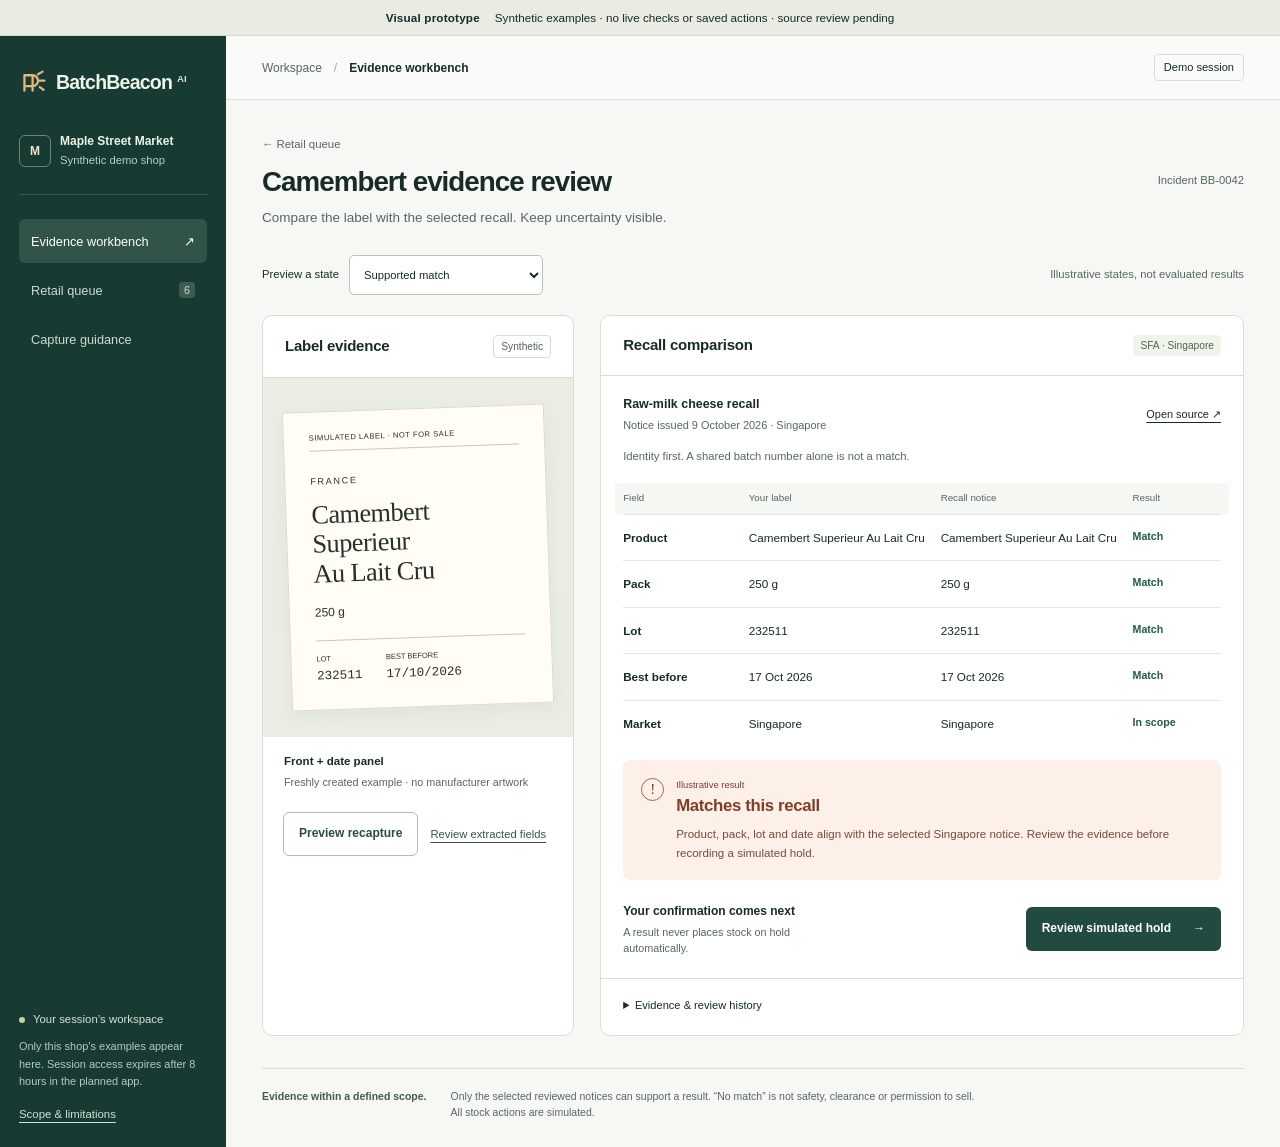
<file: prototypes/index.html>
<!doctype html>
<html lang="en">
<head><meta charset="utf-8"><meta name="viewport" content="width=device-width,initial-scale=1"><title>BatchBeacon AI · Visual treatment</title><link rel="stylesheet" href="style.css"><script src="prototype.js" defer></script></head>
<body>
<a class="skip" href="#main">Skip to main content</a>
<div class="prototype-note"><strong>Visual prototype</strong><span>Synthetic examples · no live checks or saved actions · source review pending</span></div>
<div class="app-shell">
  <aside class="sidebar">
    <a class="brand" href="#workbench" aria-label="BatchBeacon AI workbench"><svg viewBox="0 0 32 32" aria-hidden="true"><path d="M6 25V8h9a6 6 0 0 1 0 12H6m9-12v17m6-18 5-3m-3 10h5m-5 7 4 3"/></svg><span>BatchBeacon<span class="brand-ai">AI</span></span></a>
    <div class="shop"><span class="shop-symbol">M</span><span><strong>Maple Street Market</strong><small>Synthetic demo shop</small></span></div>
    <nav aria-label="Workspace"><a href="#workbench" class="selected" data-view="workbench"><span>Evidence workbench</span><span aria-hidden="true">↗</span></a><a href="#retail" data-view="retail"><span>Retail queue</span><span class="nav-count">6</span></a><a href="#guidance" data-view="guidance">Capture guidance</a></nav>
    <div class="sidebar-bottom"><span class="small-dot"></span> Your session’s workspace<p>Only this shop’s examples appear here. Session access expires after 8 hours in the planned app.</p><a href="#limits">Scope &amp; limitations</a></div>
  </aside>
  <div class="workspace">
    <header class="topbar"><div><span class="muted">Workspace</span><span class="separator">/</span><strong id="page-name">Evidence workbench</strong></div><span class="session-tag">Demo session</span></header>
    <main id="main" tabindex="-1">
      <section id="workbench" class="view" aria-labelledby="workbench-title">
        <div class="page-heading"><div><a class="back-link" href="#retail">← Retail queue</a><h1 id="workbench-title" tabindex="-1">Camembert evidence review</h1><p>Compare the label with the selected recall. Keep uncertainty visible.</p></div><span class="record-id" id="incident-id">Incident BB-0042</span></div>
        <div class="preview-toolbar"><label for="scenario">Preview a state</label><select id="scenario"><option value="match">Supported match</option><option value="missing">Missing date panel</option><option value="stale">Source changed</option><option value="negative">Different product, same lot</option><option value="failure">Check unavailable</option></select><span>Illustrative states, not evaluated results</span></div>
        <div id="state-banner" class="notice" role="status" hidden></div>
        <div class="workbench-grid">
          <section class="evidence-panel" aria-labelledby="evidence-title">
            <div class="section-head"><h2 id="evidence-title">Label evidence</h2><span class="tag">Synthetic</span></div>
            <div class="label-stage"><div class="label-paper"><span class="label-demo">SIMULATED LABEL · NOT FOR SALE</span><span class="label-origin" id="label-origin">FRANCE</span><strong id="label-name">Camembert<br>Superieur<br>Au Lait Cru</strong><span class="label-size" id="label-size">250 g</span><div class="label-rule"></div><div class="label-data"><span><span id="label-code-type">LOT</span> <b id="label-code">232511</b></span><span>BEST BEFORE <b id="label-date">17/10/2026</b></span></div></div></div>
            <div class="evidence-caption"><strong>Front + date panel</strong><span>Freshly created example · no manufacturer artwork</span></div>
            <div class="capture-actions"><button id="capture" class="button secondary" aria-expanded="false" aria-controls="capture-panel">Preview recapture</button><button id="correction" class="text-button" aria-expanded="false" aria-controls="correction-panel">Review extracted fields</button></div>
            <div id="capture-panel" class="inline-panel" hidden><h3>Photograph the date panel</h3><p id="capture-instruction">Photograph the complete best-before date marking.</p><span id="capture-policy" class="tag">Guidance v1 · preview</span><label>Preview image selection<input id="capture-file" type="file" accept="image/png,image/jpeg" capture="environment"></label><p class="muted">Local selection preview only; this prototype uploads nothing. Planned limit: two recaptures per incident.</p></div>
            <div id="correction-panel" class="inline-panel" hidden><label>Product name<input value="Camembert Superieur Au Lait Cru"></label><label>Lot / batch<input value="232511"></label><p>Corrections will preserve the original extraction and trigger a new verification in the working app.</p></div>
          </section>
          <section class="comparison-panel" aria-labelledby="comparison-title">
            <div class="section-head"><h2 id="comparison-title">Recall comparison</h2><span class="source-pill" id="source-pill">SFA · Singapore</span></div>
            <div class="source-summary"><div><strong id="source-title">Raw-milk cheese recall</strong><p id="source-date">Notice issued 9 October 2026 · Singapore</p></div><a id="source-link" href="https://www.sfa.gov.sg/news-publications/newsroom/recall-of-raw-milk-cheese-products-due-to-potential-presence-of-shiga-toxin-producing-escherichia-coli" target="_blank" rel="noreferrer">Open source ↗</a></div>
            <p class="comparison-intro">Identity first. A shared batch number alone is not a match.</p>
            <div class="comparison-table" role="table" aria-label="Label and source evidence comparison">
              <div class="comparison-row table-heading" role="row"><span role="columnheader">Field</span><span role="columnheader">Your label</span><span role="columnheader">Recall notice</span><span role="columnheader">Result</span></div>
              <div class="comparison-row" role="row"><strong role="rowheader">Product</strong><span role="cell" id="observed-product">Camembert Superieur Au Lait Cru</span><span role="cell" id="source-product">Camembert Superieur Au Lait Cru</span><span role="cell" class="result-text match" id="identity-result">Match</span></div>
              <div class="comparison-row" role="row"><strong role="rowheader">Pack</strong><span role="cell" id="observed-pack">250 g</span><span role="cell" id="source-pack">250 g</span><span role="cell" class="result-text match">Match</span></div>
              <div class="comparison-row" role="row"><strong role="rowheader" id="code-type">Lot</strong><span role="cell" class="data-value" id="observed-code">232511</span><span role="cell" class="data-value" id="source-code">232511</span><span role="cell" class="result-text match" id="lot-result">Match</span></div>
              <div class="comparison-row" role="row"><strong role="rowheader">Best before</strong><span role="cell" class="data-value" id="observed-date">17 Oct 2026</span><span role="cell" class="data-value" id="source-date-rule">17 Oct 2026</span><span role="cell" class="result-text match" id="date-result">Match</span></div>
              <div class="comparison-row" role="row"><strong role="rowheader">Market</strong><span role="cell" id="observed-market">Singapore</span><span role="cell" id="source-market">Singapore</span><span role="cell" class="result-text match" id="scope-result">In scope</span></div>
            </div>
            <div class="verdict" id="verdict"><span class="verdict-symbol" aria-hidden="true">!</span><div><span class="verdict-label">Illustrative result</span><h2 id="verdict-title">Matches this recall</h2><p id="verdict-copy">Product, pack, lot and date align with the selected Singapore notice. Review the evidence before recording a simulated hold.</p></div></div>
            <div class="decision"><div><h3 id="decision-title">Your confirmation comes next</h3><p id="decision-copy">A result never places stock on hold automatically.</p></div><button class="button primary" id="confirm-open">Review simulated hold <span aria-hidden="true">→</span></button></div>
            <details class="technical"><summary>Evidence &amp; review history</summary><p>Source and observation versions will be bound to each result. Any correction or source change makes the old result historical and requires renewed review. This prototype has no live version ledger.</p></details>
          </section>
        </div>
      </section>
      <section id="retail" class="view" hidden aria-labelledby="retail-title">
        <div class="page-heading"><div><h1 id="retail-title">Your shop’s review queue</h1><p>Start with changed sources, then resolve missing evidence and pending decisions.</p></div><button class="button primary" id="new-review">Start a sample review <span aria-hidden="true">+</span></button></div>
        <div class="queue-summary"><div><b>6</b><span>Example incidents</span></div><div><b>1</b><span>Source changed</span></div><div><b>2</b><span>Need attention</span></div><div><b>1</b><span>Simulated hold</span></div></div>
        <div class="queue-toolbar"><label for="queue-filter">Show</label><select id="queue-filter"><option value="all">All incidents</option><option value="attention">Needs attention</option><option value="held">Simulated holds</option><option value="empty">No matching examples</option></select><span>Illustrative snapshot · never a global shop view</span></div>
        <div class="queue-table" role="list" aria-label="Synthetic shop incidents"><div class="queue-row queue-heading" aria-hidden="true"><span>Product / incident</span><span>Market</span><span>Current state</span><span>Next step</span></div>
          <div role="listitem"><a class="queue-row" href="#workbench" data-scenario="stale" data-category="attention"><div><strong>Alyan Chocolate Truffles</strong><small>120 g · BB-0039</small></div><span>Scotland</span><span class="state-tag amber">Source changed</span><span>Review new scope →</span></a></div>
          <div role="listitem"><a class="queue-row" href="#workbench" data-scenario="missing" data-category="attention"><div><strong>Camembert Superieur Au Lait Cru</strong><small>250 g · BB-0041</small></div><span>Singapore</span><span class="state-tag amber">Needs evidence</span><span>Capture date panel →</span></a></div>
          <div role="listitem"><a class="queue-row" href="#workbench" data-scenario="match" data-category="review"><div><strong>Camembert Superieur Au Lait Cru</strong><small>250 g · BB-0042</small></div><span>Singapore</span><span class="state-tag coral">Human decision</span><span>Review evidence →</span></a></div>
          <div role="listitem"><a class="queue-row" href="#workbench" data-scenario="held" data-category="held"><div><strong>Bertrand Pere &amp; Fils Camembert</strong><small>250 g · BB-0038</small></div><span>Singapore</span><span class="state-tag green">Simulated hold</span><span>View history →</span></a></div>
          <div role="listitem"><a class="queue-row" href="#workbench" data-scenario="negative" data-category="closed"><div><strong>Meadow Vale Brie</strong><small>250 g · BB-0040 · invented identity</small></div><span>Singapore</span><span class="state-tag neutral">No match in scope</span><span>View evidence →</span></a></div>
          <div role="listitem"><a class="queue-row" href="#workbench" data-scenario="failure" data-category="review"><div><strong>Alyan Knafeh &amp; Pistachio Chocolate</strong><small>100 g · BB-0043</small></div><span>England</span><span class="state-tag neutral">Review required</span><span>Resolve check failure →</span></a></div>
        </div><div id="empty-queue" class="empty-state" hidden><h2>No examples match this filter</h2><p>Choose “All incidents” to return to your shop’s queue.</p><button class="button secondary" id="reset-filter">Show all incidents</button></div>
        <div class="capability-row"><strong>Workspace capability</strong><span>Visual prototype only. Live extraction, persistence and source currentness have not been connected.</span></div>
      </section>
      <section id="guidance" class="view" hidden aria-labelledby="guidance-title">
        <div class="page-heading"><div><h1 id="guidance-title">Improve the next capture</h1><p>Turn structured feedback into a small, evaluated guidance change for this shop.</p></div><span class="tag">Wording only</span></div>
        <ol class="steps" aria-label="Guidance lifecycle"><li class="active">Feedback</li><li>Candidate</li><li>Evaluation</li><li>Confirmation</li></ol>
        <div class="guidance-grid"><section class="guidance-main"><div class="section-head"><h2 id="guidance-stage-title">A clearer date-panel instruction</h2><span class="tag" id="guidance-state">Draft example</span></div><div class="feedback-context"><strong>Feedback from BB-0041</strong><p>“The date panel was missing.”</p><span>Structured reason: required panel absent · linked to this incident</span></div>
          <div class="wording-comparison"><div><span>Current guidance · v1</span><p>“Photograph the complete best-before date marking.”</p></div><div><span>Proposed guidance · candidate C-01</span><p>“Photograph the complete best-before date marking. Keep the pack flat and avoid glare.”</p></div></div>
          <p class="scope-note">Changes capture wording only. Recall facts, comparison rules, action eligibility and lifetime limits stay fixed.</p>
          <div id="evaluation" hidden><h3>Fixed-suite evaluation preview</h3><p>Illustrative report — the actual evaluator has not run.</p><div class="eval-row"><strong>L01–L06</strong><span>All six conditions shown as passing in this example</span></div><div class="eval-row"><strong>Evidence bound</strong><span>Candidate C-01 · base v1 · source and observation versions</span></div><p class="muted">A stale, failed, expired or mismatched report cannot activate a candidate.</p></div>
          <div id="activation-check" hidden><label class="check-label"><input id="activate-consent" type="checkbox"> I have reviewed the example wording and evaluation for this shop.</label></div>
          <div class="guidance-actions"><button class="button primary" id="guidance-next">Preview evaluation →</button><button class="text-button" id="guidance-reset">Reset preview</button></div><p class="action-status" id="guidance-status" role="status"></p>
        </section><aside class="guidance-aside"><h2>Small changes.<br>Visible control.</h2><p>Feedback does not activate itself. A passing, current candidate still needs a manager’s explicit decision.</p><dl><dt>Example active policy</dt><dd id="active-policy">v1 · original guidance</dd><dt>Forward activations</dt><dd>At most 2 per session</dd><dt>Evaluation attempts</dt><dd>At most 4 lifetime slots</dd><dt>Rollback</dt><dd>Creates a newer revision; counters never reset</dd></dl><button id="rollback" class="button secondary" disabled>Preview rollback</button></aside></div>
      </section>
      <footer id="limits"><strong>Evidence within a defined scope.</strong><span>Only the selected reviewed notices can support a result. “No match” is not safety, clearance or permission to sell. All stock actions are simulated.</span></footer>
    </main>
  </div>
</div>
<dialog id="confirm-dialog" aria-labelledby="confirm-title"><form method="dialog"><button class="dialog-close" aria-label="Close confirmation">×</button><span class="tag">Simulated action · preview</span><h2 id="confirm-title">Review this hold</h2><p id="confirm-product">Camembert Superieur Au Lait Cru · 250 g<br>Lot 232511 · best before 17 October 2026</p><p>The working app will recheck the current source and evidence before saving. This preview saves nothing.</p><label class="check-label"><input type="checkbox" id="hold-consent"> I reviewed this example’s identity, batch, date and scope.</label><div class="dialog-actions"><button class="button secondary" value="cancel">Go back</button><button class="button primary" id="hold-confirm" disabled value="confirmed">Confirm preview</button></div></form></dialog>
<div class="toast" id="toast" role="status" hidden></div>
</body></html>
</file>
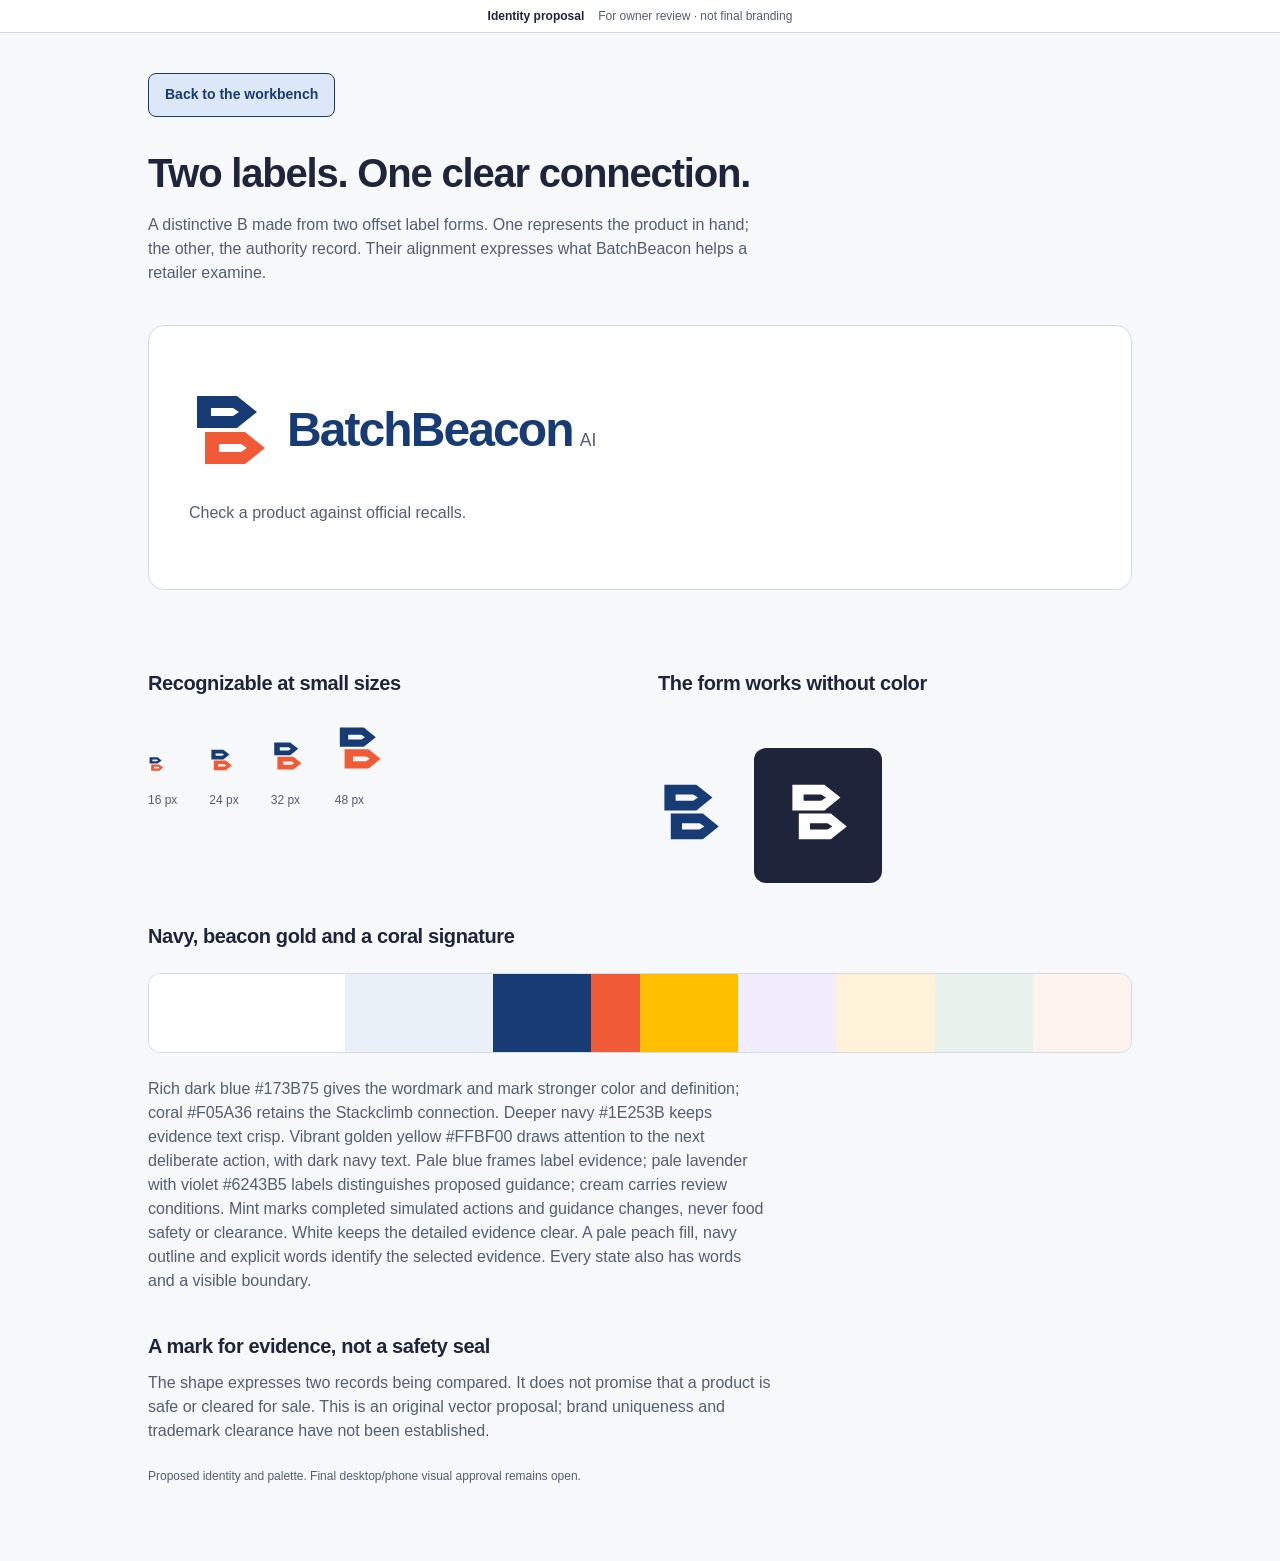
<file: prototypes/refined/brand.html>
<!doctype html>
<html lang="en"><head><meta charset="utf-8"><meta name="viewport" content="width=device-width,initial-scale=1"><title>BatchBeacon · Identity study</title><link rel="icon" href="mark.svg" type="image/svg+xml"><link rel="stylesheet" href="style.css?v=usability-03"><style>
.brand-study { max-width: 1040px; padding: 40px 28px; margin: auto; }
.brand-study h1 { margin: 32px 0 16px; font-size: 2.5rem; }
.brand-study p { color: var(--muted); }
.identity { margin: 40px 0; background: white; padding: 64px 40px; border: 1px solid var(--line); border-radius: 16px; }
.identity .brand { font-size: 3rem; gap: 18px; letter-spacing: -.04em; }
.identity .brand img { width: 80px; height: 80px; }
.identity .brand-ai { font-size: 1.1rem; }
.identity p { margin-top: 24px; }
.brand-tests { display: grid; grid-template-columns: 1fr 1fr; gap: 36px; margin-top: 32px; }
.sizes { display: flex; align-items: baseline; gap: 32px; margin-top: 28px; }
figure { margin: 0; } figcaption { font-size: .75rem; margin-top: 12px; color: var(--muted); }
.inverse { padding: 32px; background: var(--ink); border-radius: 12px; margin-top: 24px; }
.inverse img { filter: brightness(0) invert(1); }
.palette { display: flex; margin: 24px 0; height: 80px; border: 1px solid var(--line); border-radius: 12px; overflow: hidden; }
.palette div { flex: 1; } .palette div:nth-child(1) { background: white; flex: 4; }.palette div:nth-child(2) { background: var(--evidence-surface); flex: 3; }.palette div:nth-child(3) { background: var(--brand-navy); flex: 2; }.palette div:nth-child(4) { background: var(--brand-coral); }.palette div:nth-child(5) { background: var(--beacon-gold); flex: 2; }.palette div:nth-child(6) { background: var(--proposed-surface); flex: 2; }.palette div:nth-child(7) { background: var(--warning); flex: 2; }.palette div:nth-child(8) { background: var(--completed-surface); flex: 2; }.palette div:nth-child(9) { background: var(--selected); flex: 2; }
.brand-study section { margin-top: 40px; } .brand-study section p { margin-top: 12px; }
@media(max-width:760px) { .brand-study { padding: 24px 20px; } .brand-study h1 { font-size: 2rem; }.identity { padding: 32px 20px; }.identity .brand { font-size: 1.75rem; gap: 10px; flex-wrap: wrap; }.identity .brand img { width: 48px; height: 48px; }.identity .brand-ai { font-size: .75rem; }.brand-tests { grid-template-columns: 1fr; } }
</style></head><body><a class="skip" href="#main">Skip to main content</a><div class="prototype-note"><strong>Identity proposal</strong><span>For owner review · not final branding</span></div><main class="brand-study" id="main"><a class="button secondary" href="index.html">Back to the workbench</a><h1>Two labels. One clear connection.</h1><p>A distinctive B made from two offset label forms. One represents the product in hand; the other, the authority record. Their alignment expresses what BatchBeacon helps a retailer examine.</p><div class="identity"><div class="brand"><img src="mark.svg" width="80" height="80" alt="Two offset, notched label shapes forming a B"><span>Batch<wbr>Beacon<span class="brand-ai">AI</span></span></div><p>Check a product against official recalls.</p></div><div class="brand-tests"><section><h2>Recognizable at small sizes</h2><div class="sizes"><figure><img src="mark.svg" width="16" height="16" alt="BatchBeacon mark at 16 pixels"><figcaption>16 px</figcaption></figure><figure><img src="mark.svg" width="24" height="24" alt="BatchBeacon mark at 24 pixels"><figcaption>24 px</figcaption></figure><figure><img src="mark.svg" width="32" height="32" alt="BatchBeacon mark at 32 pixels"><figcaption>32 px</figcaption></figure><figure><img src="mark.svg" width="48" height="48" alt="BatchBeacon mark at 48 pixels"><figcaption>48 px</figcaption></figure></div></section><section><h2>The form works without color</h2><div class="sizes"><img src="mark-mono.svg" width="64" height="64" alt="Single-color BatchBeacon mark"><div class="inverse"><img src="mark-mono.svg" width="64" height="64" alt="White BatchBeacon mark on navy"></div></div></section></div><section><h2>Navy, beacon gold and a coral signature</h2><div class="palette" aria-label="Palette: white, pale blue, navy, coral, beacon gold, pale lavender, cream, mint, pale peach"><div></div><div></div><div></div><div></div><div></div><div></div><div></div><div></div><div></div></div><p>Rich dark blue #173B75 gives the wordmark and mark stronger color and definition; coral #F05A36 retains the Stackclimb connection. Deeper navy #1E253B keeps evidence text crisp. Vibrant golden yellow #FFBF00 draws attention to the next deliberate action, with dark navy text. Pale blue frames label evidence; pale lavender with violet #6243B5 labels distinguishes proposed guidance; cream carries review conditions. Mint marks completed simulated actions and guidance changes, never food safety or clearance. White keeps the detailed evidence clear. A pale peach fill, navy outline and explicit words identify the selected evidence. Every state also has words and a visible boundary.</p></section><section><h2>A mark for evidence, not a safety seal</h2><p>The shape expresses two records being compared. It does not promise that a product is safe or cleared for sale. This is an original vector proposal; brand uniqueness and trademark clearance have not been established.</p></section><footer>Proposed identity and palette. Final desktop/phone visual approval remains open.</footer></main></body></html>
</file>
<file: prototypes/style.css>
:root{color-scheme:light;--ink:#172b29;--muted:#566763;--paper:#f7f8f4;--surface:#fff;--line:#d9dfd8;--green:#214a40;--accent:#b24b31;--amber:#795415;--shadow:0 16px 48px #172b2920;font:15px/1.5 -apple-system,BlinkMacSystemFont,"Segoe UI",sans-serif}
*{box-sizing:border-box}body{margin:0;background:var(--paper);color:var(--ink)}button,input,select{font:inherit}button,a,input,select,summary{-webkit-tap-highlight-color:transparent}button,a,select,summary{touch-action:manipulation}a{color:inherit;text-underline-offset:4px}button{cursor:pointer}button:disabled{cursor:not-allowed;opacity:.5}button:focus-visible,a:focus-visible,input:focus-visible,select:focus-visible,summary:focus-visible{outline:3px solid #276f8f;outline-offset:4px}button:not(:disabled):active{transform:translateY(1px)}button{transition:background-color 140ms ease,color 140ms ease}h1,h2,h3,p{margin:0}h1{font-size:1.85rem;line-height:1.2;letter-spacing:-.035em;font-weight:650}h2{font-size:1.13rem;line-height:1.35;letter-spacing:-.015em}h3{font-size:1rem}p{color:var(--muted)}[hidden]{display:none!important}.muted{color:var(--muted)}.skip{position:fixed;left:16px;top:-100px;padding:12px;background:white;z-index:10}.skip:focus{top:10px}.prototype-note{background:#eaece3;min-height:36px;display:flex;justify-content:center;gap:15px;align-items:center;font-size:.78rem;padding:7px 18px;border-bottom:1px solid #d3dacd}.prototype-note strong{letter-spacing:.015em}.app-shell{display:grid;grid-template-columns:226px minmax(0,1fr);min-height:calc(100vh - 36px)}.sidebar{background:#173b33;color:#edf3e9;display:flex;flex-direction:column;padding:32px 19px 24px}.brand{text-decoration:none;display:flex;gap:8px;align-items:center;font-size:1.3rem;font-weight:650;letter-spacing:-.04em}.brand svg{width:29px;fill:none;stroke:#e2b77e;stroke-width:2.5;stroke-linecap:round;stroke-linejoin:round}.brand-ai{font-size:.64rem;letter-spacing:0;margin-left:5px;vertical-align:super;color:#d6e0d6}.shop{display:flex;align-items:center;gap:9px;margin:35px 0 24px;padding-bottom:25px;border-bottom:1px solid #3b5b52;font-size:.8rem}.shop small{display:block;color:#bacfc2;font-size:.75rem;margin-top:2px}.shop-symbol{height:32px;width:32px;flex:none;display:grid;place-items:center;border:1px solid #6b8679;border-radius:6px;color:#f0e4c9;font-weight:650}nav{display:grid;gap:5px}nav a{display:flex;align-items:center;justify-content:space-between;min-height:44px;padding:10px 12px;text-decoration:none;border-radius:6px;color:#cddbd0;font-size:.85rem}nav a.selected{background:#315348;color:#fff}nav a:hover{background:#294b40}.nav-count{font-size:.72rem;background:#3d5b50;border-radius:4px;padding:0 5px}.sidebar-bottom{margin-top:auto;padding-top:100px;font-size:.76rem;color:#d4e1d5}.sidebar-bottom p{color:#b7c9bf;font-size:.73rem;margin:10px 0 15px;line-height:1.6}.small-dot{display:inline-block;width:6px;height:6px;background:#c7d4a0;border-radius:50%;margin-right:5px}.workspace{min-width:0}.topbar{height:64px;display:flex;align-items:center;justify-content:space-between;border-bottom:1px solid var(--line);padding:0 36px;background:#fafbf8;font-size:.8rem}.separator{padding:0 12px;color:#9da8a0}.topbar strong{font-weight:550}.session-tag{padding:4px 9px;border:1px solid var(--line);border-radius:4px;font-size:.74rem}main{padding:32px 36px 0;max-width:1600px;margin:auto}.page-heading{display:flex;justify-content:space-between;align-items:center;gap:18px;margin-bottom:26px}.page-heading p{margin-top:10px;max-width:70ch;font-size:.9rem}.back-link{font-size:.76rem;text-decoration:none;display:inline-block;margin-bottom:12px;color:var(--muted)}.record-id{white-space:nowrap;font-size:.75rem;color:var(--muted)}.preview-toolbar{display:flex;align-items:center;gap:10px;margin-bottom:20px;font-size:.75rem}.preview-toolbar>span{margin-left:auto;color:var(--muted)}select{border:1px solid #b8c4b9;background:white;color:var(--ink);border-radius:5px;padding:9px 30px 9px 10px;min-height:40px}select:focus{background:#fff}.workbench-grid{display:grid;grid-template-columns:minmax(240px,.8fr) minmax(430px,1.65fr);gap:26px}.evidence-panel,.comparison-panel,.guidance-main{background:var(--surface);border:1px solid var(--line);border-radius:10px;overflow:hidden}.section-head{padding:19px 22px;display:flex;justify-content:space-between;align-items:center;border-bottom:1px solid var(--line);gap:12px}.section-head h2{font-size:1rem}.tag,.source-pill{font-size:.68rem;color:#506257;border:1px solid #d4ded2;border-radius:4px;padding:3px 7px;white-space:nowrap}.source-pill{background:#f0f4eb;border:none}.label-stage{padding:30px 24px;background:#e9ede4;min-height:356px;display:grid;place-items:center}.label-paper{position:relative;background:#fffdf5;border:1px solid #dddacc;box-shadow:0 6px 16px #34432d0d;padding:20px 25px 23px;max-width:270px;width:100%;transform:rotate(-2deg);color:#26312b}.label-demo{display:block;font-size:.51rem;letter-spacing:.065em;border-bottom:1px solid #c8c8b9;padding-bottom:7px;margin-bottom:17px}.label-origin{font-size:.61rem;letter-spacing:.18em}.label-paper>strong{display:block;font-family:Georgia,serif;font-size:1.75rem;font-weight:500;line-height:1.12;margin:9px 0 12px;letter-spacing:-.02em}.label-size{font-size:.8rem}.label-rule{height:1px;background:#cacabb;margin:17px 0 12px}.label-data{display:flex;gap:24px;font-size:.5rem}.label-data b{display:block;font-family:ui-monospace,monospace;font-size:.84rem;font-weight:500;margin-top:3px}.evidence-caption{padding:16px 21px 6px;font-size:.77rem}.evidence-caption span{display:block;font-size:.72rem;color:var(--muted);margin-top:4px}.capture-actions{padding:16px 20px 22px;display:flex;flex-wrap:wrap;align-items:center;gap:12px}.button{min-height:44px;border:1px solid transparent;border-radius:6px;padding:10px 15px;display:inline-flex;gap:22px;align-items:center;justify-content:center;font-size:.8rem;font-weight:600;text-decoration:none;line-height:1.3}.primary{background:var(--green);color:#fff}.primary:hover{background:#153b32}.secondary{background:white;border-color:#aebeb2;color:#294d3f}.secondary:hover{background:#edf2e9}.text-button{border:0;background:none;text-decoration:underline;text-underline-offset:4px;color:#35564a;padding:7px 0;min-height:44px;font-size:.75rem}.source-summary{display:flex;justify-content:space-between;align-items:center;padding:19px 22px 0;gap:12px;font-size:.83rem}.source-summary p{font-size:.73rem;margin-top:3px}.source-summary a{font-size:.73rem;white-space:nowrap}.comparison-intro{font-size:.75rem;padding:15px 22px 18px}.comparison-table{margin:0 22px}.comparison-row{display:grid;grid-template-columns:.75fr 1.2fr 1.2fr .6fr;gap:15px;align-items:start;padding:14px 0;border-top:1px solid #e2e7e0;font-size:.78rem}.comparison-row strong{font-weight:550}.table-heading{font-size:.65rem;color:var(--muted);border-top:0;background:#f5f7f2;margin:0 -8px;padding:8px}.data-value{font-variant-numeric:tabular-nums}.result-text{font-size:.71rem;font-weight:550}.match{color:#245a43}.unknown{color:#805712}.different{color:#586764}.verdict{display:flex;gap:12px;margin:14px 22px 0;padding:18px;background:#fcf0e9;border-radius:7px;color:#813d27}.verdict-symbol{border:1px solid #ab6047;border-radius:50%;width:23px;height:23px;text-align:center;flex:none;line-height:21px;font-family:Georgia,serif}.verdict-label{display:block;font-size:.63rem;margin-bottom:3px}.verdict h2{font-size:1.12rem;letter-spacing:-.02em}.verdict p{font-size:.77rem;color:#744c3c;margin-top:7px;line-height:1.6}.verdict.review{background:#f8f2df;color:#735218}.verdict.review p{color:#6d582b}.verdict.neutral{background:#eef2eb;color:#354b3e}.verdict.neutral p{color:#536555}.decision{display:flex;justify-content:space-between;align-items:center;gap:20px;padding:22px}.decision h3{font-size:.8rem}.decision p{font-size:.72rem;margin-top:4px;max-width:28ch}.technical{border-top:1px solid var(--line);padding:14px 22px;font-size:.74rem}.technical summary{cursor:pointer;min-height:28px;padding:4px 0}.technical p{padding:10px 0 2px}.notice{background:#f8efce;border:1px solid #dbcb93;padding:14px 18px;border-radius:6px;margin-bottom:20px;font-size:.82rem}.inline-panel{padding:20px;border-top:1px solid var(--line);background:#f8faf5}.inline-panel p{font-size:.76rem;margin:9px 0}.inline-panel label{display:block;margin-top:12px;font-size:.77rem}input:not([type=checkbox]){display:block;width:100%;padding:10px;background:white;border:1px solid #adbbaf;border-radius:5px;margin-top:5px;font-size:.82rem}input[type=file]{font-size:.72rem}footer{display:flex;gap:24px;border-top:1px solid var(--line);padding:20px 0 26px;margin-top:32px;font-size:.7rem;color:var(--muted)}footer strong{color:#425c4d;white-space:nowrap;font-weight:550}footer span{max-width:90ch}.queue-summary{display:flex;border-top:1px solid var(--line);border-bottom:1px solid var(--line);padding:22px 0;margin:30px 0;gap:40px}.queue-summary>div{display:flex;align-items:center;gap:12px}.queue-summary b{font-size:1.7rem;font-weight:550;font-variant-numeric:tabular-nums;letter-spacing:-.04em}.queue-summary span{font-size:.76rem;color:var(--muted)}.queue-toolbar{display:flex;gap:12px;align-items:center;font-size:.77rem;margin-bottom:15px}.queue-toolbar>span{margin-left:auto;color:var(--muted)}.queue-table{border-top:1px solid var(--line)}.queue-row{display:grid;grid-template-columns:2.1fr .7fr 1fr 1.05fr;gap:20px;align-items:center;padding:20px 12px;border-bottom:1px solid var(--line);text-decoration:none;font-size:.8rem}.queue-row strong{font-weight:550}.queue-row small{display:block;color:var(--muted);font-size:.7rem;margin-top:5px}.queue-row:not(.queue-heading):hover{background:#edf1e7}.queue-heading{font-size:.7rem;padding:12px;background:#eef2e9;color:var(--muted)}.state-tag{font-size:.69rem;padding:4px 7px;border-radius:4px;justify-self:start;white-space:nowrap}.amber{color:#765411;background:#f3e9c8}.coral{color:#813d27;background:#f9e7dd}.green{color:#285540;background:#e2eddc}.neutral{color:#465c4e;background:#e9eee4}.capability-row{display:flex;gap:30px;margin-top:36px;padding:18px 0;border-top:1px solid var(--line);font-size:.75rem;color:var(--muted)}.capability-row strong{white-space:nowrap;color:#3a5143}.empty-state{text-align:center;padding:60px 20px}.empty-state p{margin:12px 0 22px}.steps{display:flex;gap:35px;padding:0 0 22px 20px;margin:30px 0;color:#69796d;border-bottom:1px solid var(--line);font-size:.8rem}.steps .active{color:#204c3c;font-weight:650}.guidance-grid{display:grid;grid-template-columns:1.8fr .8fr;gap:32px}.feedback-context{margin:24px 24px 0;padding-bottom:22px;border-bottom:1px solid var(--line);font-size:.78rem}.feedback-context p{font-size:1.1rem;color:#314b3c;margin:10px 0}.feedback-context span{font-size:.72rem;color:var(--muted)}.wording-comparison{padding:24px;display:grid;grid-template-columns:1fr 1fr;gap:24px}.wording-comparison span{font-size:.7rem;color:var(--muted)}.wording-comparison p{font-size:1.02rem;color:#2b4637;margin-top:10px;line-height:1.65}.wording-comparison>div:last-child{border-left:1px solid var(--line);padding-left:24px}.scope-note{margin:0 24px;font-size:.77rem;background:#eef3e8;padding:15px}.guidance-actions{display:flex;align-items:center;gap:22px;padding:24px}.guidance-aside{padding:20px 6px}.guidance-aside h2{font-size:1.5rem;line-height:1.3;font-weight:550}.guidance-aside p{font-size:.85rem;margin:18px 0;max-width:35ch}.guidance-aside dl{font-size:.76rem;border-top:1px solid var(--line);padding-top:10px}.guidance-aside dt{color:var(--muted);margin-top:18px}.guidance-aside dd{margin:4px 0 0;color:#294a39;font-weight:550}.guidance-aside button{margin-top:20px}#evaluation{padding:25px 24px 0}#evaluation>p{font-size:.75rem;margin:8px 0 18px}.eval-row{display:grid;grid-template-columns:100px 1fr;border-top:1px solid var(--line);padding:12px 0;font-size:.76rem;gap:20px}.eval-row strong{font-weight:550}.check-label{display:flex;align-items:flex-start;gap:12px;font-size:.83rem;line-height:1.6}.check-label input{width:18px;height:18px;accent-color:var(--green);flex:none;margin-top:4px}#activation-check{padding:24px 24px 0}.action-status{margin:0 24px 22px;font-size:.82rem;color:#27513c}.action-status:empty{margin:0}.toast{position:fixed;bottom:24px;left:50%;transform:translateX(-50%);padding:14px 22px;color:white;background:#234737;border-radius:8px;box-shadow:var(--shadow);z-index:9;max-width:calc(100vw - 32px);font-size:.85rem}dialog{border:0;border-radius:12px;padding:32px;max-width:490px;width:calc(100% - 32px);box-shadow:var(--shadow);color:var(--ink)}dialog::backdrop{background:#152b2460}dialog h2{font-size:1.7rem;margin:18px 0}dialog p{font-size:.87rem;margin:15px 0 22px}.dialog-close{position:absolute;right:15px;top:12px;min-height:44px;width:44px;background:none;border:0;font-size:1.7rem;color:var(--muted)}.dialog-actions{display:flex;justify-content:flex-end;gap:12px;margin-top:28px}
@media(min-width:1500px){main{padding-top:42px}.workbench-grid{grid-template-columns:minmax(280px,.8fr) minmax(550px,1.65fr)}.label-stage{min-height:390px}}
@media(max-width:1150px){.app-shell{grid-template-columns:190px minmax(0,1fr)}.sidebar{padding:25px 12px}.brand{font-size:1.12rem}.topbar{padding:0 24px}main{padding:26px 24px 0}.workbench-grid{gap:18px;grid-template-columns:minmax(215px,.72fr) minmax(360px,1.4fr)}.section-head,.source-summary{padding-left:16px;padding-right:16px}.comparison-table{margin:0 16px}.comparison-row{gap:10px;font-size:.73rem}.verdict{margin-left:16px;margin-right:16px}.decision{align-items:flex-start;flex-direction:column;padding:20px 16px;gap:12px}.decision p{max-width:100%}.label-stage{padding:24px 16px}.queue-summary{gap:25px}.queue-summary>div{align-items:flex-start;flex-direction:column;gap:0}.queue-row{gap:15px}.queue-row>span:last-child{font-size:.73rem}}
@media(max-width:900px){.app-shell{grid-template-columns:1fr}.sidebar{padding:14px 24px;display:grid;grid-template-columns:1fr auto;gap:14px}.brand{font-size:1.2rem}.shop,.sidebar-bottom{display:none}nav{display:flex;gap:4px}nav a{font-size:.74rem;padding:8px 12px}.nav-count,nav a>span+span{display:none}.topbar{height:52px}.workbench-grid{grid-template-columns:.8fr 1.4fr}.queue-row{grid-template-columns:1.9fr .7fr 1fr 1fr}.guidance-grid{gap:20px}}
@media(max-width:650px){:root{font-size:15px}.prototype-note{align-items:flex-start;flex-direction:column;gap:1px;padding:8px 18px;font-size:.67rem}.prototype-note>span{max-width:48ch}.sidebar{padding:16px 18px 0;display:block}.brand svg{width:26px}.brand{font-size:1.15rem}nav{margin:12px -8px 0;justify-content:space-between}nav a{min-height:44px;font-size:.7rem;padding:10px 8px;border-radius:6px 6px 0 0}.topbar{padding:0 18px;font-size:.69rem;height:48px}.session-tag{font-size:.65rem}.separator{padding:0 8px}main{padding:24px 18px 0}h1{font-size:1.6rem;line-height:1.2}.page-heading{display:block;margin-bottom:23px}.page-heading p{font-size:.82rem;line-height:1.65}.record-id{display:block;margin-top:12px;font-size:.68rem}.preview-toolbar{flex-wrap:wrap;gap:8px}.preview-toolbar label{font-size:.73rem}.preview-toolbar>span{margin-left:0;font-size:.67rem;width:100%}.preview-toolbar select{flex:1;min-width:0;font-size:.75rem}.workbench-grid{grid-template-columns:1fr;gap:20px}.label-stage{min-height:300px;padding:25px}.label-paper{max-width:230px}.label-paper>strong{font-size:1.6rem}.section-head{padding:17px}.evidence-caption{padding:15px 17px 0}.capture-actions{padding:15px 17px}.comparison-row{grid-template-columns:.68fr 1fr 1fr .58fr;gap:8px;font-size:.68rem}.comparison-table{margin:0 13px}.table-heading{font-size:.59rem;margin:0 -6px;padding:8px 6px}.result-text{font-size:.62rem}.source-summary{padding:16px 17px 0;align-items:flex-start}.source-summary p{font-size:.66rem}.source-summary strong{font-size:.78rem}.source-summary a{font-size:.65rem}.comparison-intro{font-size:.69rem;padding:13px 17px}.verdict{margin:12px 13px 0;padding:15px;gap:10px}.verdict h2{font-size:1.12rem}.verdict p{font-size:.75rem}.decision{padding:20px 17px}.decision>.button{width:100%}.technical{padding:12px 17px}.queue-summary{display:grid;grid-template-columns:1fr 1fr;gap:18px;padding:20px 0;margin:20px 0}.queue-summary>div{flex-direction:row;align-items:center;gap:10px}.queue-summary b{font-size:1.6rem}.queue-summary span{font-size:.7rem}.page-heading>.button{margin-top:20px}.queue-toolbar{flex-wrap:wrap}.queue-toolbar>span{width:100%;margin:0;font-size:.69rem}.queue-row{grid-template-columns:1fr auto;gap:10px;padding:18px 0}.queue-heading{display:none}.queue-row>div{grid-column:1/-1}.queue-row>span:last-child{grid-column:1/-1;color:#355a46;padding-top:3px}.queue-row strong{font-size:.9rem}.queue-row small{font-size:.72rem}.queue-row>span:nth-child(2){font-size:.73rem;color:var(--muted)}.capability-row{flex-direction:column;gap:8px;margin-top:24px}.guidance-grid{grid-template-columns:1fr}.steps{gap:19px;padding-left:17px;font-size:.66rem}.guidance-main .section-head{align-items:flex-start;flex-direction:column;gap:8px}.feedback-context{margin:20px 17px 0}.wording-comparison{grid-template-columns:1fr;padding:20px 17px;gap:20px}.wording-comparison>div:last-child{border-left:0;border-top:1px solid var(--line);padding:18px 0 0}.wording-comparison p{font-size:1rem;margin-top:6px}.scope-note{margin:0 17px;padding:13px}.guidance-actions{padding:20px 17px;gap:15px}.guidance-actions>.button{flex:1}.guidance-aside{padding:12px 0 0}.guidance-aside h2{font-size:1.3rem}.guidance-aside h2 br{display:none}.guidance-aside p{max-width:100%;font-size:.8rem}.guidance-aside dl{display:grid;grid-template-columns:1fr 1fr;gap:12px}.guidance-aside dt{margin:0;font-size:.74rem}.guidance-aside dd{margin:0;font-size:.74rem}.guidance-aside button{margin-top:10px}#evaluation{padding:20px 17px 0}.eval-row{grid-template-columns:85px 1fr;font-size:.71rem;gap:12px}#activation-check{padding:20px 17px 0}.check-label{font-size:.78rem}footer{display:block;margin-top:28px;padding:20px 0;font-size:.68rem}footer span{display:block;margin-top:8px}dialog{padding:25px}dialog h2{font-size:1.5rem}.dialog-actions{flex-direction:column-reverse}.dialog-actions button{width:100%}}
@media(max-width:650px){.comparison-table{margin:0 17px}.comparison-row:not(.table-heading){grid-template-columns:1fr 1fr;gap:8px 18px;font-size:.94rem;padding:16px 0;position:relative}.comparison-row:not(.table-heading)>strong{grid-column:1/-1;padding-right:90px;font-size:.8rem}.comparison-row:not(.table-heading)>span:nth-child(2)::before{content:"Your label";display:block;font-size:.68rem;color:var(--muted);margin-bottom:4px}.comparison-row:not(.table-heading)>span:nth-child(3)::before{content:"Recall notice";display:block;font-size:.68rem;color:var(--muted);margin-bottom:4px}.comparison-row:not(.table-heading)>span:last-child{position:absolute;right:0;top:16px;font-size:.75rem}.table-heading{position:absolute;clip-path:inset(50%);width:1px;height:1px;overflow:hidden;white-space:nowrap}.label-paper>strong{font-size:1.5rem}}
@media(prefers-reduced-motion:reduce){*,*::before,*::after{transition:none!important;animation:none!important;scroll-behavior:auto!important}button:not(:disabled):active{transform:none}}
</file>
<file: prototypes/refined/style.css>
:root {
  color-scheme: light;
  --canvas: #f7f8fa; --surface: #ffffff; --ink: #1e253b; --muted: #535d71;
  --line: #d5dbe4; --control: #748096; --accent: #b93819; --accent-hover: #922b12;
  --brand-navy: #173b75; --brand-coral: #f05a36; --evidence-surface: #eaf0f8; --selected: #fff3ed;
  --proposed-surface: #f1edff; --guidance-ink: #6243b5; --beacon-gold: #ffbf00;
  --completed-surface: #e6f2eb; --completed-ink: #20573e; --completed-border: #54836a;
  --warning: #fff2d8; --warning-ink: #6a4a05; --primary-hover: #edb000;
  --secondary-surface: #dce7f7; --secondary-hover: #cbdcf2; --secondary-active: #b8cde9;
  --error: #8d211f; --focus: #1e253b; --radius: 12px; --queue-state-width: 8.625rem;
  scroll-padding-top: 104px; scrollbar-color: var(--control) var(--canvas);
  font: 16px/1.5 -apple-system, BlinkMacSystemFont, "Segoe UI", sans-serif;
  color: var(--ink); background: var(--canvas);
}
* { box-sizing: border-box; }
body { margin: 0; }
[hidden] { display: none !important; }
::selection { background: #ffd4c9; color: var(--ink); }
a { color: inherit; text-underline-offset: .22em; }
button, input, select { font: inherit; }
button, a, summary, input, select { -webkit-tap-highlight-color: transparent; }
button, select, summary { cursor: pointer; }
button, input, select { accent-color: var(--accent); }
input { caret-color: var(--accent); }
:focus-visible { outline: 3px solid var(--focus); outline-offset: 4px; }
h1:focus, #main:focus { outline: none; }
h1, h2, h3, p { margin: 0; }
h1, h2, h3 { overflow-wrap: anywhere; }
h1 { font-size: 2rem; line-height: 1.2; letter-spacing: -.03em; font-weight: 650; text-wrap: balance; }
h2 { font-size: 1.25rem; line-height: 1.3; letter-spacing: -.02em; font-weight: 650; }
h3 { font-size: 1rem; line-height: 1.4; }
p { max-width: 70ch; }
small { font-size: .8rem; }
.muted { color: var(--muted); }
.skip { position: fixed; top: 12px; left: 24px; max-width: calc(100% - 48px); transform: translateY(calc(-100% - 24px)); z-index: 30; padding: 12px 20px; background: var(--ink); color: white; }
.skip:focus { transform: none; }
.prototype-note { display: flex; justify-content: center; gap: 14px; padding: 7px 20px; font-size: .75rem; color: var(--muted); background: white; border-bottom: 1px solid var(--line); }
.prototype-note strong { color: var(--ink); }
.app-header { position: sticky; top: 0; z-index: 20; min-height: 82px; padding: 16px 40px; display: flex; gap: 45px; align-items: center; background: white; border-bottom: 1px solid var(--line); }
.brand { display: inline-flex; gap: 9px; align-items: center; color: var(--brand-navy); text-decoration: none; font-size: 1.45rem; font-weight: 700; letter-spacing: -.035em; white-space: nowrap; min-height: 44px; }
.brand img { flex: 0 0 auto; }
.brand > span { min-width: 0; overflow-wrap: anywhere; }
.brand-ai { font-size: .75rem; margin-left: 7px; letter-spacing: 0; color: var(--muted); font-weight: 500; }
nav { display: flex; gap: 8px; }
nav a { display: flex; align-items: center; min-height: 44px; padding: 10px 16px; text-decoration: none; border: 1px solid transparent; border-radius: 8px; font-size: .9rem; font-weight: 550; }
nav a:hover { background: var(--canvas); }
nav a[aria-current] { border-color: var(--ink); background: var(--ink); color: white; text-decoration: underline; text-underline-offset: .3em; }
.brand-preview { margin-left: auto; font-size: .8rem; padding: 12px 0; min-height: 44px; color: var(--muted); }
.workspace { max-width: 1600px; margin: auto; padding: 0 40px; }
.workspace-context { display: flex; justify-content: space-between; padding: 16px 0 0; color: var(--muted); font-size: .75rem; }
.page-heading { display: flex; justify-content: space-between; align-items: center; gap: 24px; padding: 24px 0 20px; }
.page-heading p { color: var(--muted); margin-top: 9px; }
.record-id { font-size: .75rem; white-space: nowrap; font-variant-numeric: tabular-nums; }
.examples { border: 1px solid var(--line); background: white; border-radius: var(--radius); margin-bottom: 16px; }
.examples summary { padding: 12px 18px; min-height: 48px; font-size: .875rem; font-weight: 600; }
.examples summary span { float: right; color: var(--muted); font-size: .75rem; font-weight: 400; }
.examples fieldset { border: 0; padding: 0 16px 16px; margin: 0; min-width: 0; }
.examples legend { position: absolute; width: 1px; height: 1px; overflow: hidden; clip-path: inset(50%); }
.example-choices { display: grid; grid-template-columns: 1fr 1fr 1.2fr; gap: 12px; }
.example-choices label { display: flex; gap: 12px; align-items: center; border: 1px solid var(--control); border-radius: 8px; padding: 12px; cursor: pointer; min-height: 72px; }
.example-choices label:hover { background: var(--canvas); }
.example-choices label:has(input:checked) { outline: 2px solid var(--ink); outline-offset: -2px; background: var(--selected); }
.example-choices label:has(input:focus-visible) { outline: 3px solid var(--accent); outline-offset: 3px; }
.example-choices input { width: 20px; height: 20px; margin: 0; flex: 0 0 auto; }
.example-choices strong { display: block; font-size: .875rem; font-weight: 600; }
.example-choices small { display: block; color: var(--muted); margin-top: 3px; }
.selected-word { display: none; margin-left: auto; font-size: .75rem; color: var(--accent); font-weight: 650; }
input:checked ~ .selected-word { display: block; }
.preview-toolbar { display: flex; align-items: center; gap: 12px; font-size: .75rem; margin: 0 0 16px; }
.preview-toolbar span { margin-left: auto; color: var(--muted); }
.state-examples { margin-bottom: 14px; font-size: .75rem; }
.state-examples > summary { min-height: 44px; padding: 10px 14px; width: fit-content; color: var(--brand-navy); border: 1px solid var(--control); border-radius: 8px; background: var(--surface); font-weight: 600; }
.state-examples[open] > .preview-toolbar { margin-top: 14px; }
.review-jumps { display: none; }
select { appearance: none; min-height: 44px; padding: 8px 44px 8px 12px; border: 1px solid var(--control); border-radius: 6px; background: var(--surface) url("data:image/svg+xml,%3Csvg xmlns='http://www.w3.org/2000/svg' width='16' height='16' viewBox='0 0 16 16'%3E%3Cpath d='m4 6 4 4 4-4' fill='none' stroke='%231e253b' stroke-width='1.8' stroke-linecap='round' stroke-linejoin='round'/%3E%3C/svg%3E") no-repeat right 14px center / 16px 16px; color: var(--ink); max-width: 100%; }
.notice { border: 1px solid #ac8b37; background: var(--warning); color: var(--warning-ink); padding: 16px; margin: 0 0 18px; border-radius: 8px; font-size: .875rem; }
.workbench-grid { display: grid; grid-template-columns: minmax(210px, .85fr) minmax(430px, 2fr) minmax(230px, .95fr); background: white; border: 1px solid var(--line); border-radius: 16px; }
.workbench-grid > * { min-width: 0; }
.evidence-panel { padding: 24px 20px; background: var(--evidence-surface); border-radius: 15px 0 0 15px; }
.comparison-panel { padding: 24px; }
.decision-panel { padding: 24px 22px; border-left: 1px solid var(--line); }
.section-head { display: flex; justify-content: space-between; align-items: center; gap: 12px; margin-bottom: 10px; }
.tag, .source-pill { display: inline-block; font-size: .75rem; padding: 3px 6px; border: 1px solid var(--line); border-radius: 4px; white-space: nowrap; color: var(--muted); }
.evidence-panel .tag { color: var(--muted); border-color: var(--control); }
.context-line { color: var(--muted); font-size: .75rem; }
.label-stage { padding: 24px 0 16px; }
.label-paper { background: white; border: 1px solid #b6b6af; padding: 18px 15px; color: #242424; display: flex; flex-direction: column; gap: 9px; min-height: 225px; }
.label-demo { font-size: .75rem; letter-spacing: .02em; }
.label-origin { font-size: .75rem; letter-spacing: .08em; }
#label-name { font-size: 1.5rem; line-height: 1.1; letter-spacing: -.025em; font-weight: 650; overflow-wrap: anywhere; }
.label-size { font-size: .75rem; }
.label-rule { border-top: 1px solid #686861; margin-top: 2px; }
.label-data { display: grid; gap: 6px; font-size: .75rem; }
.label-data > span { display: flex; gap: 8px; flex-wrap: wrap; align-items: baseline; }
.label-data b { font-size: .875rem; font-variant-numeric: tabular-nums; }
.evidence-caption { display: grid; gap: 5px; font-size: .75rem; }
.evidence-caption span { color: var(--muted); }
.capture-actions { display: grid; gap: 8px; margin-top: 22px; }
.button, .text-button, .dialog-close { min-height: 44px; display: inline-flex; align-items: center; justify-content: center; gap: 8px; border-radius: 8px; padding: 11px 16px; font-size: .875rem; font-weight: 600; border: 1px solid var(--control); text-decoration: none; line-height: 1.4; }
.primary { color: var(--ink); background: var(--beacon-gold); border-color: var(--ink); }
.primary:hover:not(:disabled) { background: var(--primary-hover); }
.secondary { background: var(--secondary-surface); color: var(--brand-navy); border-color: var(--brand-navy); }
.secondary:hover:not(:disabled) { background: var(--secondary-hover); }
.secondary:active:not(:disabled) { background: var(--secondary-active); }
.disclosure-button { justify-content: space-between; text-align: left; }
.disclosure-button::after { content: ''; flex: 0 0 8px; width: 8px; height: 8px; margin: -4px 3px 0 6px; border-right: 2px solid currentColor; border-bottom: 2px solid currentColor; transform: rotate(45deg); }
.disclosure-button[aria-expanded=true] { background: var(--secondary-hover); }
.disclosure-button[aria-expanded=true]::after { transform: rotate(225deg); margin-top: 4px; }
.text-button { padding: 10px 8px; background: transparent; border-color: transparent; text-decoration: underline; text-underline-offset: .25em; color: var(--ink); }
.text-button:hover { background: #dde6f2; }
button:disabled { background: #e8e8e5; color: #60605a; border-color: #a4a49d; cursor: not-allowed; }
.source-summary { display: flex; gap: 16px; justify-content: space-between; align-items: center; font-size: .875rem; margin: 14px 0; }
.source-summary p { font-size: .75rem; color: var(--muted); margin-top: 3px; }
.source-summary a { min-height: 44px; display: inline-flex; align-items: center; width: fit-content; font-weight: 550; white-space: nowrap; font-size: .75rem; }
.comparison-intro { font-size: .75rem; color: var(--muted); margin: 0 0 18px; }
.comparison-row { display: grid; grid-template-columns: minmax(66px,.85fr) minmax(96px,1.5fr) minmax(96px,1.5fr) minmax(80px,.75fr); gap: 12px; padding: 7px 0; border-bottom: 1px solid var(--line); align-items: center; font-size: .875rem; }
.comparison-row > * { min-width: 0; overflow-wrap: anywhere; }
.table-heading { color: var(--muted); font-size: .75rem; padding-top: 0; }
.field-pick { font: inherit; font-size: .8125rem; font-weight: 600; background: var(--secondary-surface); color: var(--brand-navy); border: 1px solid var(--brand-navy); border-radius: 6px; padding: 6px 8px; text-align: left; min-height: 44px; width: 100%; }
.field-pick:hover { background: var(--secondary-hover); }
.field-selected { background: var(--selected); outline: 2px solid var(--ink); outline-offset: 3px; border-radius: 3px; }
.field-selected .field-pick { color: var(--accent); background: var(--selected); border-color: var(--accent); text-decoration: underline; text-underline-offset: .22em; }
.result-text { font-size: .75rem; font-weight: 600; padding-top: 4px; color: var(--ink); }
.unknown { color: var(--warning-ink); }
.data-value { font-variant-numeric: tabular-nums; }
.field-detail { font-size: .75rem; color: var(--muted); padding: 18px 0 0; }
.result-disclosure { font-size: .75rem; color: var(--warning-ink); margin-bottom: 12px; }
.verdict { padding: 16px; background: var(--warning); border-radius: 10px; }
.verdict h2 { font-size: 1.5rem; line-height: 1.18; }
.verdict p:not(.result-disclosure) { color: #614811; font-size: .8125rem; margin-top: 12px; }
.verdict.neutral { background: var(--evidence-surface); }
.verdict.neutral p { color: var(--muted); }
.verdict.completed { background: var(--completed-surface); }
.verdict.completed p { color: var(--completed-ink); }
.decision { margin: 24px 0 0; }
.decision h3 { font-size: .875rem; }
.decision p { font-size: .8125rem; color: var(--muted); margin-top: 8px; }
.decision .button { width: 100%; margin-top: 18px; }
.scope-reminder { font-size: .75rem; margin-top: 22px; color: var(--muted); }
.technical { margin-top: 20px; font-size: .75rem; }
.technical summary { min-height: 48px; padding: 12px; font-weight: 600; border: 1px solid var(--control); border-radius: 8px; background: var(--surface); color: var(--brand-navy); }
.technical[open] p { margin-top: 12px; }
.state-examples > summary:hover, .technical summary:hover { background: var(--secondary-surface); }
.technical p { color: var(--muted); }
.inline-panel { padding: 18px 0; margin-top: 16px; border-top: 1px solid var(--line); }
.inline-panel p { font-size: .8125rem; margin: 10px 0; }
.inline-panel label { display: grid; gap: 6px; font-size: .8125rem; margin-top: 16px; }
.inline-panel input { min-width: 0; width: 100%; font-size: .8125rem; padding: 9px; border: 1px solid var(--control); border-radius: 6px; background: white; }
input[type=file] { padding: 6px; }
input[type=file]::file-selector-button { min-height: 44px; border: 1px solid var(--control); background: var(--surface); color: var(--ink); border-radius: 4px; font: inherit; }
.inline-panel input[readonly] { background: var(--canvas); color: var(--muted); border-style: dashed; }
.capture-status:not(:empty) { padding: 12px; border: 1px solid var(--control); border-radius: 6px; background: var(--surface); color: var(--ink); }
.queue-count { margin: 0 0 24px; color: var(--muted); font-size: .875rem; }
.queue-toolbar { display: flex; gap: 14px; align-items: center; margin-bottom: 20px; font-size: .875rem; }
.queue-toolbar span { margin-left: auto; font-size: .75rem; color: var(--muted); }
.queue-table { background: white; border: 1px solid var(--line); border-radius: var(--radius); padding: 0 22px; }
.queue-row { display: grid; grid-template-columns: minmax(0, 2fr) minmax(0, .7fr) minmax(var(--queue-state-width), 1fr) minmax(0, 1fr); gap: 24px; align-items: center; padding: 22px 0; border-bottom: 1px solid var(--line); text-decoration: none; font-size: .875rem; }
.queue-row:hover { background: var(--canvas); }
.queue-row strong { font-weight: 600; }
.queue-row small { display: block; color: var(--muted); margin-top: 4px; }
.queue-heading { color: var(--muted); font-size: .75rem; padding: 16px 0; }
.queue-heading > span { text-align: left; }
.state-tag { display: inline-flex; align-items: center; justify-content: center; inline-size: var(--queue-state-width); min-block-size: 36px; padding: 5px 8px; font-size: .75rem; text-align: center; border-radius: 4px; border: 1px solid #bebeb7; }
.queue-row > .state-tag { justify-self: start; }
a.queue-row > span:last-child { color: var(--brand-navy); font-weight: 600; text-decoration: underline; text-underline-offset: .25em; }
a.queue-row:focus-visible { outline-offset: -3px; border-radius: 6px; background: var(--canvas); }
.amber { background: var(--warning); color: var(--warning-ink); border-color: #b99b4b; }
.coral { background: #fff0eb; color: #8b3115; border-color: #c39280; }
.completed { background: var(--completed-surface); color: var(--completed-ink); border-color: var(--completed-border); }
.neutral { background: var(--evidence-surface); color: var(--ink); }
.empty-state { padding: 44px; text-align: center; background: white; border: 1px solid var(--line); border-radius: var(--radius); }
.empty-state p { margin: 12px auto 20px; color: var(--muted); }
.capability-row { display: flex; gap: 20px; padding: 20px 0; font-size: .75rem; color: var(--muted); }
.steps { display: flex; gap: 36px; list-style-position: inside; padding: 0; margin: 12px 0 32px; font-size: .875rem; color: var(--muted); }
.steps [aria-current=step] { color: var(--ink); font-weight: 650; }
.steps [aria-current=step]::after { content: ' · current'; font-size: .75rem; }
.guidance-grid { display: grid; grid-template-columns: 2.2fr 1fr; gap: 40px; }
.guidance-main { padding: 28px; background: white; border: 1px solid var(--line); border-radius: var(--radius); }
.feedback-context { margin: 24px 0; padding-bottom: 22px; border-bottom: 1px solid var(--line); font-size: .875rem; }
.feedback-context p { margin: 8px 0; }
.feedback-context span { color: var(--muted); font-size: .75rem; }
.wording-comparison { display: grid; grid-template-columns: 1fr 1fr; gap: 24px; }
.wording-comparison > div { padding: 20px; background: var(--evidence-surface); border-radius: 8px; }
.wording-comparison > div:last-child { background: var(--proposed-surface); }
.wording-comparison span { font-size: .75rem; color: var(--muted); }
.wording-comparison > div:last-child > span { color: var(--guidance-ink); font-weight: 650; }
.wording-comparison p { font-size: 1.125rem; line-height: 1.6; margin-top: 12px; }
.scope-note { color: var(--muted); font-size: .8125rem; margin: 24px 0; }
#evaluation { padding: 20px 0; border-top: 1px solid var(--line); }
#evaluation p { font-size: .8125rem; margin: 10px 0; }
.eval-row { display: grid; grid-template-columns: 9rem minmax(0, 1fr); gap: 20px; padding: 12px 0; font-size: .8125rem; border-bottom: 1px solid var(--line); }
.guidance-actions { display: flex; gap: 14px; margin-top: 24px; }
.guidance-aside { padding: 26px 0; }
.guidance-aside h2 { font-size: 1.75rem; }
.guidance-aside p { font-size: .875rem; color: var(--muted); margin-top: 14px; }
dl { margin: 24px 0; font-size: .875rem; }
dt { color: var(--muted); font-size: .75rem; margin-top: 18px; }
dd { margin: 5px 0 0; }
.check-label { display: flex; align-items: center; gap: 12px; padding: 14px; margin: 20px 0 0; border: 1px solid var(--control); border-radius: 8px; cursor: pointer; font-size: .875rem; }
.check-label:has(:checked) { outline: 2px solid var(--ink); outline-offset: -2px; background: var(--selected); }
.check-label input { width: 22px; height: 22px; flex: 0 0 auto; }
.action-status { font-size: .875rem; margin-top: 18px; }
.action-status:not(:empty) { padding: 16px; border: 1px solid var(--completed-border); border-radius: 8px; background: var(--completed-surface); color: var(--completed-ink); }
footer { padding: 24px 0 36px; display: flex; gap: 20px; font-size: .75rem; color: var(--muted); }
footer strong { white-space: nowrap; }
dialog { width: min(540px, calc(100% - 32px)); max-height: calc(100dvh - 32px); padding: 28px; border: 1px solid var(--line); border-radius: 16px; color: var(--ink); background: white; }
dialog::backdrop { background: #1e253b80; }
dialog h2 { margin: 12px 0 18px; font-size: 1.75rem; }
dialog p { font-size: .875rem; margin: 12px 0; }
.dialog-close { float: right; background: white; font-size: .75rem; margin: -8px -8px 12px 12px; }
.dialog-close:hover { background: var(--secondary-surface); }
.dialog-actions { display: flex; justify-content: flex-end; gap: 12px; margin-top: 20px; }
#confirmation-help { font-size: .75rem; color: var(--muted); }
.toast { padding: 14px; margin-bottom: 16px; color: white; background: var(--ink); border-radius: 8px; font-size: .875rem; }
.toast.completed { color: var(--completed-ink); background: var(--completed-surface); border: 1px solid var(--completed-border); }
@media (max-width: 1190px) {
  .workspace { padding: 0 24px; } .app-header { padding: 16px 24px; gap: 22px; }
  .workbench-grid { grid-template-columns: 240px minmax(0, 1fr); }
  .decision-panel { grid-column: 1 / -1; border-left: 0; border-top: 1px solid var(--line); display: grid; grid-template-columns: 1fr 1fr; gap: 20px 32px; }
  .decision { margin-top: 0; } .scope-reminder, .technical { margin-top: 0; }
  .evidence-panel { border-radius: 15px 0 0 0; }
  .brand-preview { display: none; } .app-header nav { margin-left: auto; }
  .example-choices { grid-template-columns: 1fr 1fr 1fr; }
  .selected-word { font-size: .75rem; }
}
@media (max-width: 900px) { .wording-comparison { grid-template-columns: 1fr; gap: 18px; } }
@media (max-width: 760px) {
  :root { scroll-padding-top: calc(6.5rem + 16px); }
  .prototype-note { display: block; text-align: center; font-size: .75rem; } .prototype-note strong { margin-right: 6px; }
  .app-header { display: contents; }
  .app-header > .brand { display: flex; width: fit-content; margin: 12px 20px 4px; }
  .brand { font-size: 1.35rem; } .app-header nav { position: sticky; top: 0; z-index: 20; background: white; border-bottom: 1px solid var(--line); width: 100%; margin: 0; gap: 8px; padding: 8px 20px; }
  .brand { max-width: 100%; white-space: normal; }
  .app-header nav { flex-wrap: wrap; }
  nav a { padding: 8px 10px; font-size: .75rem; flex: 1 1 5em; min-width: 0; justify-content: center; text-align: center; }
  .workspace { padding: 0 20px; } .workspace-context { font-size: .75rem; } #page-name { display: none; }
  .page-heading { display: block; padding: 24px 0 20px; } h1 { font-size: 1.75rem; }
  .page-heading p { font-size: .875rem; } .record-id { display: block; margin-top: 12px; }
  .page-heading > .button { margin-top: 20px; }
  .examples summary { font-size: .8125rem; } .examples summary span { float: none; display: block; margin-top: 5px; }
  .example-choices { grid-template-columns: 1fr; } .example-choices label { min-height: 72px; flex-wrap: wrap; } .selected-word { font-size: .75rem; }
  .example-choices label > span { min-width: 0; flex: 1; overflow-wrap: anywhere; }
  .preview-toolbar { flex-wrap: wrap; gap: 8px 12px; } .preview-toolbar span { margin: 0; width: 100%; }
  .preview-toolbar select { flex: 1; min-width: 180px; }
  .review-jumps { display: flex; flex-wrap: wrap; gap: 8px; margin: 0 0 16px; }
  .review-jumps a { flex: 1 1 5em; border-color: var(--control); }
  .source-summary { align-items: start; flex-wrap: wrap; }
  .workbench-grid { display: block; }
  .evidence-panel { border-radius: 15px 15px 0 0; padding: 22px; }
  .label-stage { max-width: 280px; margin: auto; padding-top: 20px; }
  .evidence-caption { text-align: center; } .label-paper { padding: 20px; }
  .capture-actions { grid-template-columns: 1fr; }
  .comparison-panel { padding: 26px 20px; }
  .section-head { flex-wrap: wrap; }
  .comparison-row { grid-template-columns: 1fr 1fr; gap: 8px 14px; padding: 16px 0; font-size: .9375rem; }
  .table-heading { display: none; }
  .comparison-row > [role=rowheader] { grid-column: 1; }
  .comparison-row > [role=cell]:nth-child(2) { grid-column: 1; grid-row: 2; }
  .comparison-row > [role=cell]:nth-child(3) { grid-column: 2; grid-row: 2; }
  .comparison-row > [role=cell]:nth-child(2)::before { content: "Your label"; display: block; color: var(--muted); font-size: .75rem; margin-bottom: 5px; }
  .comparison-row > [role=cell]:nth-child(3)::before { content: "Recall notice"; display: block; color: var(--muted); font-size: .75rem; margin-bottom: 5px; }
  .comparison-row > [role=cell]:last-child { grid-column: 2; grid-row: 1; justify-self: end; align-self: center; }
  .field-selected { outline-offset: 4px; }
  .decision-panel { display: block; padding: 24px 20px; }
  .decision { margin-top: 24px; } .scope-reminder, .technical { margin-top: 20px; }
  .queue-toolbar { flex-wrap: wrap; } .queue-toolbar span { margin: 0; width: 100%; }
  .queue-table { padding: 0 18px; } .queue-heading { display: none; }
  .queue-row { grid-template-columns: minmax(0, 1fr) minmax(0, 1fr); gap: 14px; font-size: .8125rem; }
  .queue-row > * { min-width: 0; overflow-wrap: anywhere; }
  .queue-row > .state-tag { max-inline-size: 100%; }
  .queue-row > div { grid-column: 1 / -1; } .queue-row > span:last-child { grid-column: 1 / -1; text-decoration: underline; }
  .queue-row > span:nth-child(3) { justify-self: start; }
  .capability-row { display: block; } .capability-row strong { display: block; margin-bottom: 8px; }
  .steps { gap: 12px; flex-wrap: wrap; font-size: .75rem; }
  .guidance-grid { grid-template-columns: 1fr; gap: 18px; }
  .guidance-main { padding: 20px; } .guidance-aside { padding: 12px 0; }
  .guidance-actions { flex-wrap: wrap; } .eval-row { grid-template-columns: 1fr; gap: 8px; }
  footer { display: block; line-height: 1.7; } footer strong { display: block; margin-bottom: 6px; white-space: normal; }
  dialog { padding: 24px 20px; } .dialog-actions { flex-wrap: wrap; } .dialog-actions button { flex: 1; }
}
@media (prefers-reduced-motion: no-preference) { .field-selected { animation: evidence-selected 160ms ease-out; } @keyframes evidence-selected { from { background: white; } to { background: var(--selected); } } }
@media (forced-colors: active) { .example-choices label:has(input:checked), .field-selected { outline-color: Highlight; } button:disabled { color: GrayText; } nav a[aria-current] { border: 2px solid Highlight; } select { appearance: auto; background-image: none; padding-right: 12px; } }

/* Cited notice context follows the approved evidence and disclosure roles. */
.recall-context { border-block: 1px solid var(--line); padding: 16px 0; margin: 18px 0; }
.recall-context h3 { font-size: .875rem; }
#recall-reason { font-size: 1rem; font-weight: 650; margin-top: 6px; }
.recall-context .context-line { margin: 8px 0 0; }
#recall-details { margin-top: 14px; font-size: .875rem; }
#recall-details summary { border: 1px solid var(--control); border-radius: 8px; min-height: 48px; padding: 12px; color: var(--brand-navy); background: var(--secondary-surface); font-weight: 600; }
#recall-details summary:hover { background: var(--secondary-hover); }
#recall-facts { margin: 12px 0 18px; }
#recall-facts dt { color: var(--ink); font-size: .8125rem; font-weight: 650; }
#recall-facts dd { font-size: .875rem; overflow-wrap: anywhere; }
.fact-locator { display: block; color: var(--muted); font-size: .75rem; margin-top: 4px; }
.queue-context-note { font-size: .8125rem; color: var(--muted); margin: 16px 0 8px; }
.queue-sources { display: flex; flex-wrap: wrap; gap: 8px 24px; font-size: .8125rem; }
.queue-sources a { display: inline-flex; align-items: center; min-height: 44px; }

#recall-citation a, #recall-licence { display: inline-flex; align-items: center; min-height: 44px; }
.customer-notice-link { display: inline-flex; align-items: center; min-height: 44px; }
</file>
